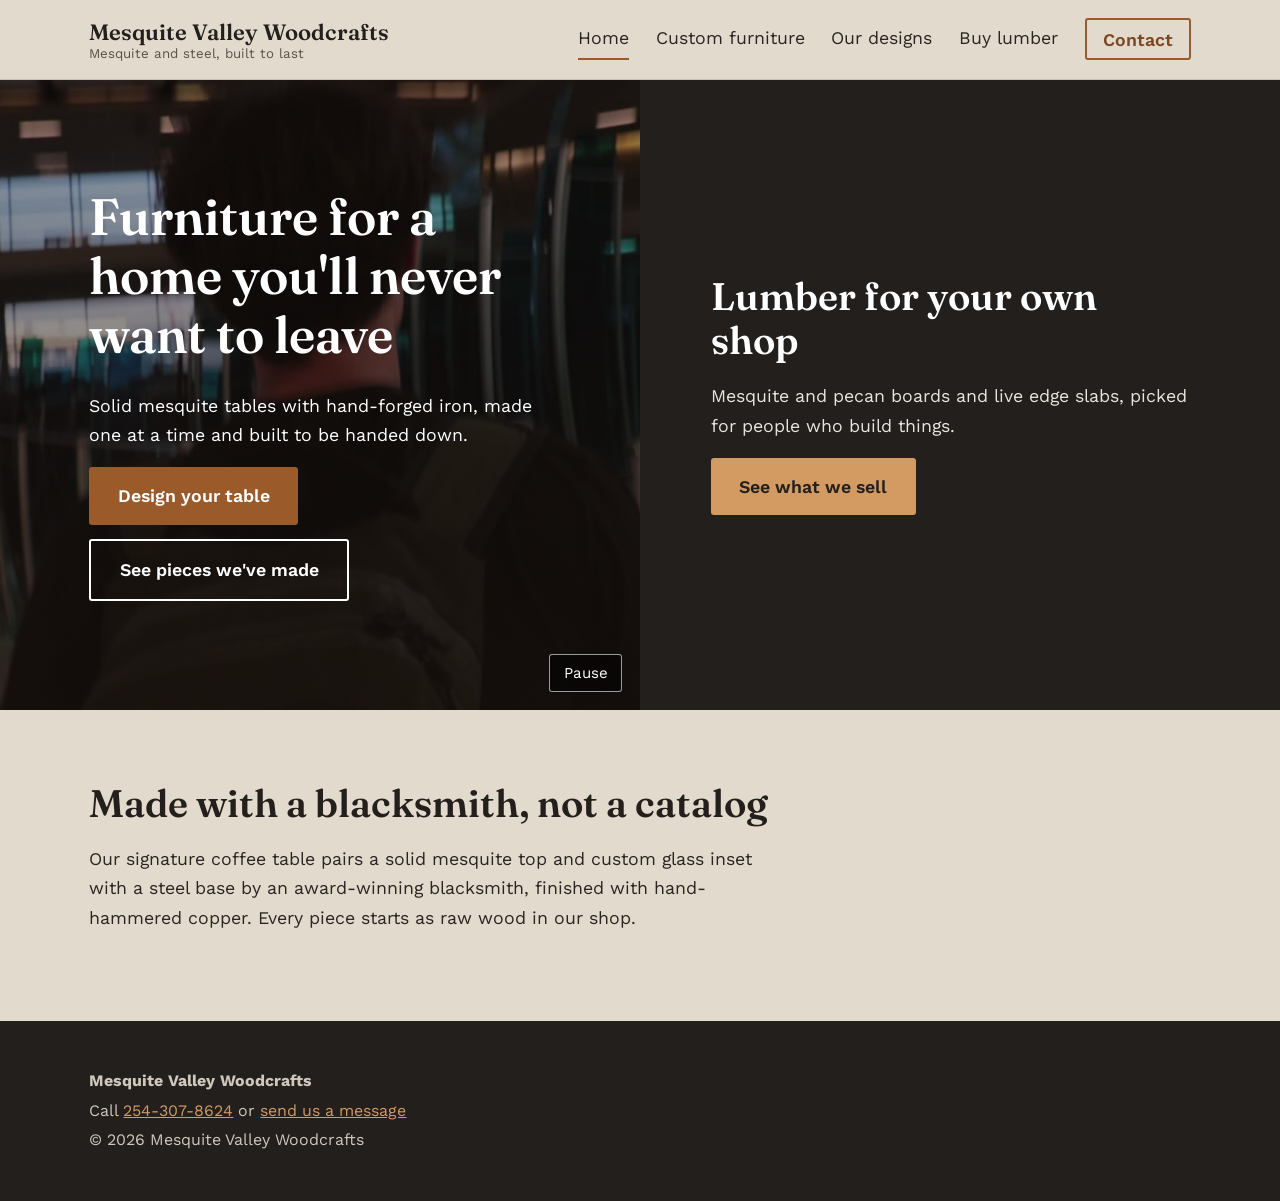
<file: index.html>
<!doctype html><html lang="en"><head><meta charset="utf-8"><meta name="viewport" content="width=device-width,initial-scale=1"><link rel="preconnect" href="https://fonts.googleapis.com"><link rel="preconnect" href="https://fonts.gstatic.com" crossorigin><link href="https://fonts.googleapis.com/css2?family=Fraunces:wght@600&family=Work+Sans:wght@400;600&display=swap" rel="stylesheet"><link rel="stylesheet" href="styles.css"><title>Mesquite Valley Woodcrafts | Custom mesquite furniture and lumber</title><meta name="description" content="Custom mesquite and wrought iron furniture, and mesquite and pecan lumber for woodworkers."></head><body>
<header><div class="wrap"><a class="brand" href="index.html">Mesquite Valley Woodcrafts<small>Mesquite and steel, built to last</small></a><nav aria-label="Main"><a href="index.html" aria-current="page">Home</a><a href="custom.html">Custom furniture</a><a href="designs.html">Our designs</a><a href="lumber.html">Buy lumber</a><a class="nav-contact" href="contact.html">Contact</a></nav></div></header>
<main class="split">
<div class="home has-video"><video class="bg-video" src="video/home.mp4" poster="video/home-poster.jpg" autoplay muted loop playsinline aria-hidden="true"></video><button class="video-toggle" type="button" aria-label="Pause background video">Pause</button><h1>Furniture for a home you'll never want to leave</h1><p>Solid mesquite tables with hand-forged iron, made one at a time and built to be handed down.</p><div class="btn-row"><a class="btn" href="custom.html">Design your table</a><a class="btn alt" href="designs.html">See pieces we've made</a></div></div>
<div class="shop"><h2>Lumber for your own shop</h2><p>Mesquite and pecan boards and live edge slabs, picked for people who build things.</p><a class="btn" href="lumber.html">See what we sell</a></div>
</main>
<section><div class="wrap"><h2>Made with a blacksmith, not a catalog</h2><p>Our signature coffee table pairs a solid mesquite top and custom glass inset with a steel base by an award-winning blacksmith, finished with hand-hammered copper. Every piece starts as raw wood in our shop.</p></div></section>
<footer><div class="wrap"><p><b>Mesquite Valley Woodcrafts</b></p><p>Call <a href="tel:2543078624">254-307-8624</a> or <a href="contact.html">send us a message</a></p><p>&copy; 2026 Mesquite Valley Woodcrafts</p></div></footer>
<script>
const vid = document.querySelector(".bg-video"), toggle = document.querySelector(".video-toggle");
function setPlaying(on) {
  if (on) { vid.play().catch(() => {}); } else { vid.pause(); }
  toggle.textContent = on ? "Pause" : "Play";
  toggle.setAttribute("aria-label", (on ? "Pause" : "Play") + " background video");
}
if (matchMedia("(prefers-reduced-motion: reduce)").matches) setPlaying(false);
toggle.addEventListener("click", () => setPlaying(vid.paused));
</script>
</body></html>
</file>
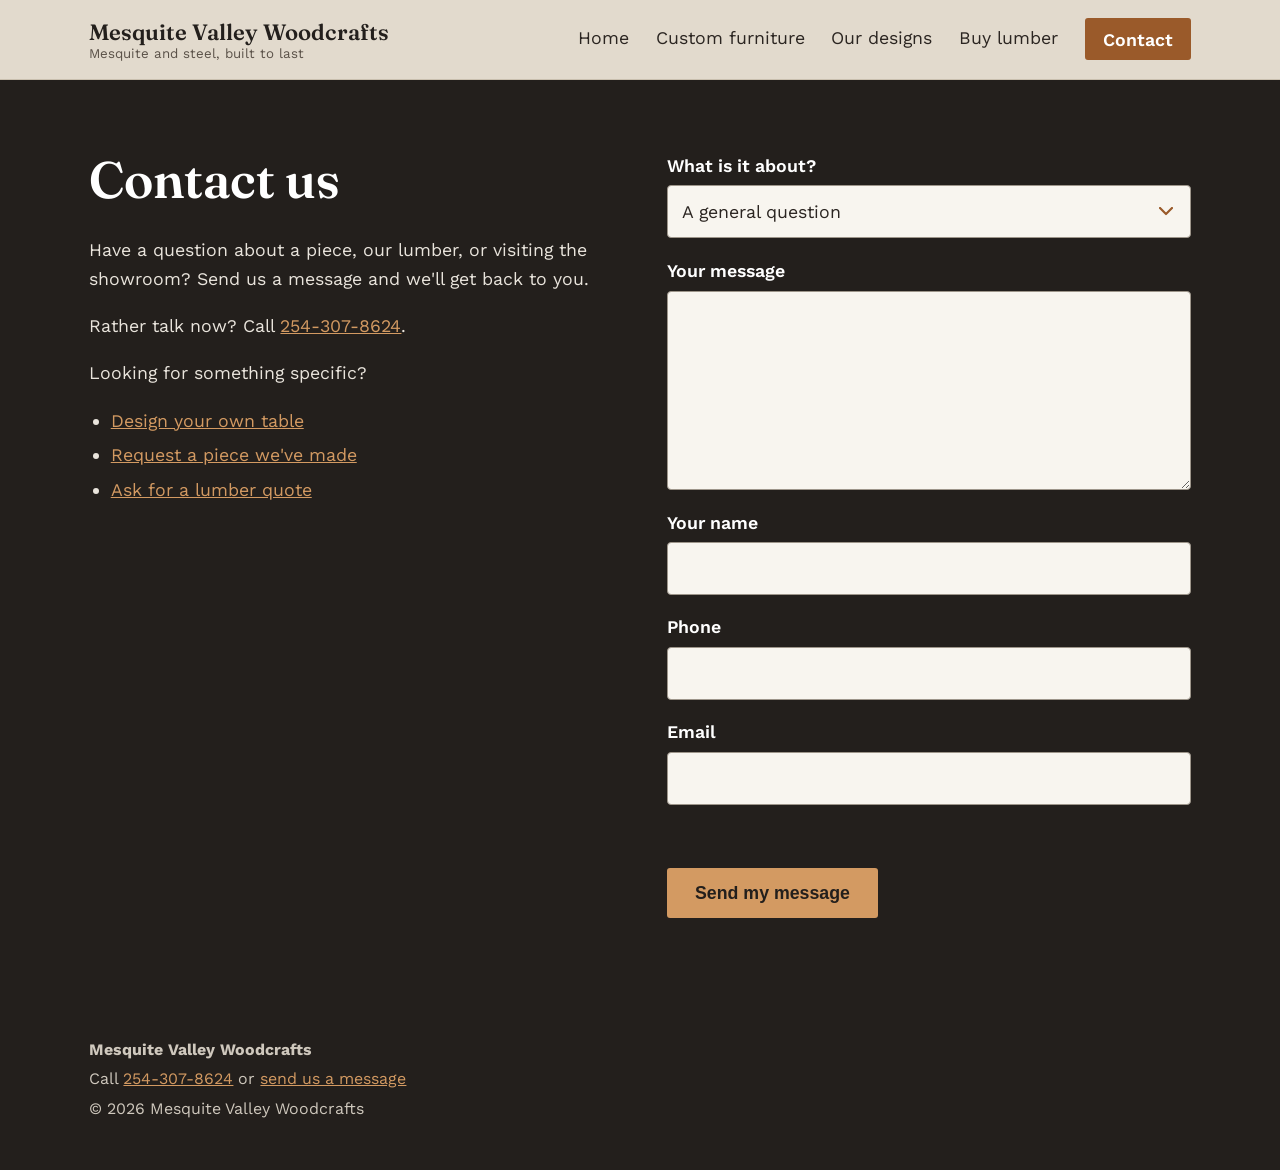
<file: contact.html>
<!doctype html>
<html lang="en">
<head>
<meta charset="utf-8">
<meta name="viewport" content="width=device-width,initial-scale=1">
<link rel="preconnect" href="https://fonts.googleapis.com">
<link rel="preconnect" href="https://fonts.gstatic.com" crossorigin>
<link href="https://fonts.googleapis.com/css2?family=Fraunces:wght@600&family=Work+Sans:wght@400;600&display=swap" rel="stylesheet">
<link rel="stylesheet" href="styles.css">
<title>Contact us | Mesquite Valley Woodcrafts</title>
<meta name="description" content="Send Mesquite Valley Woodcrafts a message about custom furniture, lumber or a showroom visit.">
</head>
<body>
<header><div class="wrap"><a class="brand" href="index.html">Mesquite Valley Woodcrafts<small>Mesquite and steel, built to last</small></a><nav aria-label="Main"><a href="index.html">Home</a><a href="custom.html">Custom furniture</a><a href="designs.html">Our designs</a><a href="lumber.html">Buy lumber</a><a class="nav-contact" href="contact.html" aria-current="page">Contact</a></nav></div></header>

<main>
<section class="dark contact-page">
  <div class="wrap request-wrap">
    <div>
      <h1>Contact us</h1>
      <p>Have a question about a piece, our lumber, or visiting the showroom? Send us a message and we'll get back to you.</p>
      <p>Rather talk now? Call <a href="tel:2543078624">254-307-8624</a>.</p>
      <p>Looking for something specific?</p>
      <ul class="contact-links">
        <li><a href="custom.html">Design your own table</a></li>
        <li><a href="designs.html">Request a piece we've made</a></li>
        <li><a href="lumber.html#quote">Ask for a lumber quote</a></li>
      </ul>
    </div>
    <form class="send-form" id="req" novalidate data-subject="Message" data-subject-field="Topic">
      <label class="f">What is it about?
        <select name="Topic">
          <option>A general question</option>
          <option>Custom furniture</option>
          <option>Lumber</option>
          <option>Visiting the showroom</option>
          <option>Something else</option>
        </select>
      </label>
      <label class="f">Your message
        <textarea name="Message" rows="6"></textarea>
      </label>
      <label class="f">Your name
        <input name="Name" autocomplete="name" required>
      </label>
      <label class="f">Phone
        <input name="Phone" type="tel" autocomplete="tel">
      </label>
      <label class="f">Email
        <input name="Email" type="email" autocomplete="email">
      </label>
      <p class="form-msg" role="status" aria-live="polite"></p>
      <button class="btn" type="submit">Send my message</button>
    </form>
  </div>
</section>
</main>

<footer><div class="wrap"><p><b>Mesquite Valley Woodcrafts</b></p><p>Call <a href="tel:2543078624">254-307-8624</a> or <a href="contact.html">send us a message</a></p><p>&copy; 2026 Mesquite Valley Woodcrafts</p></div></footer>

<script src="forms.js"></script>
</body>
</html>
</file>
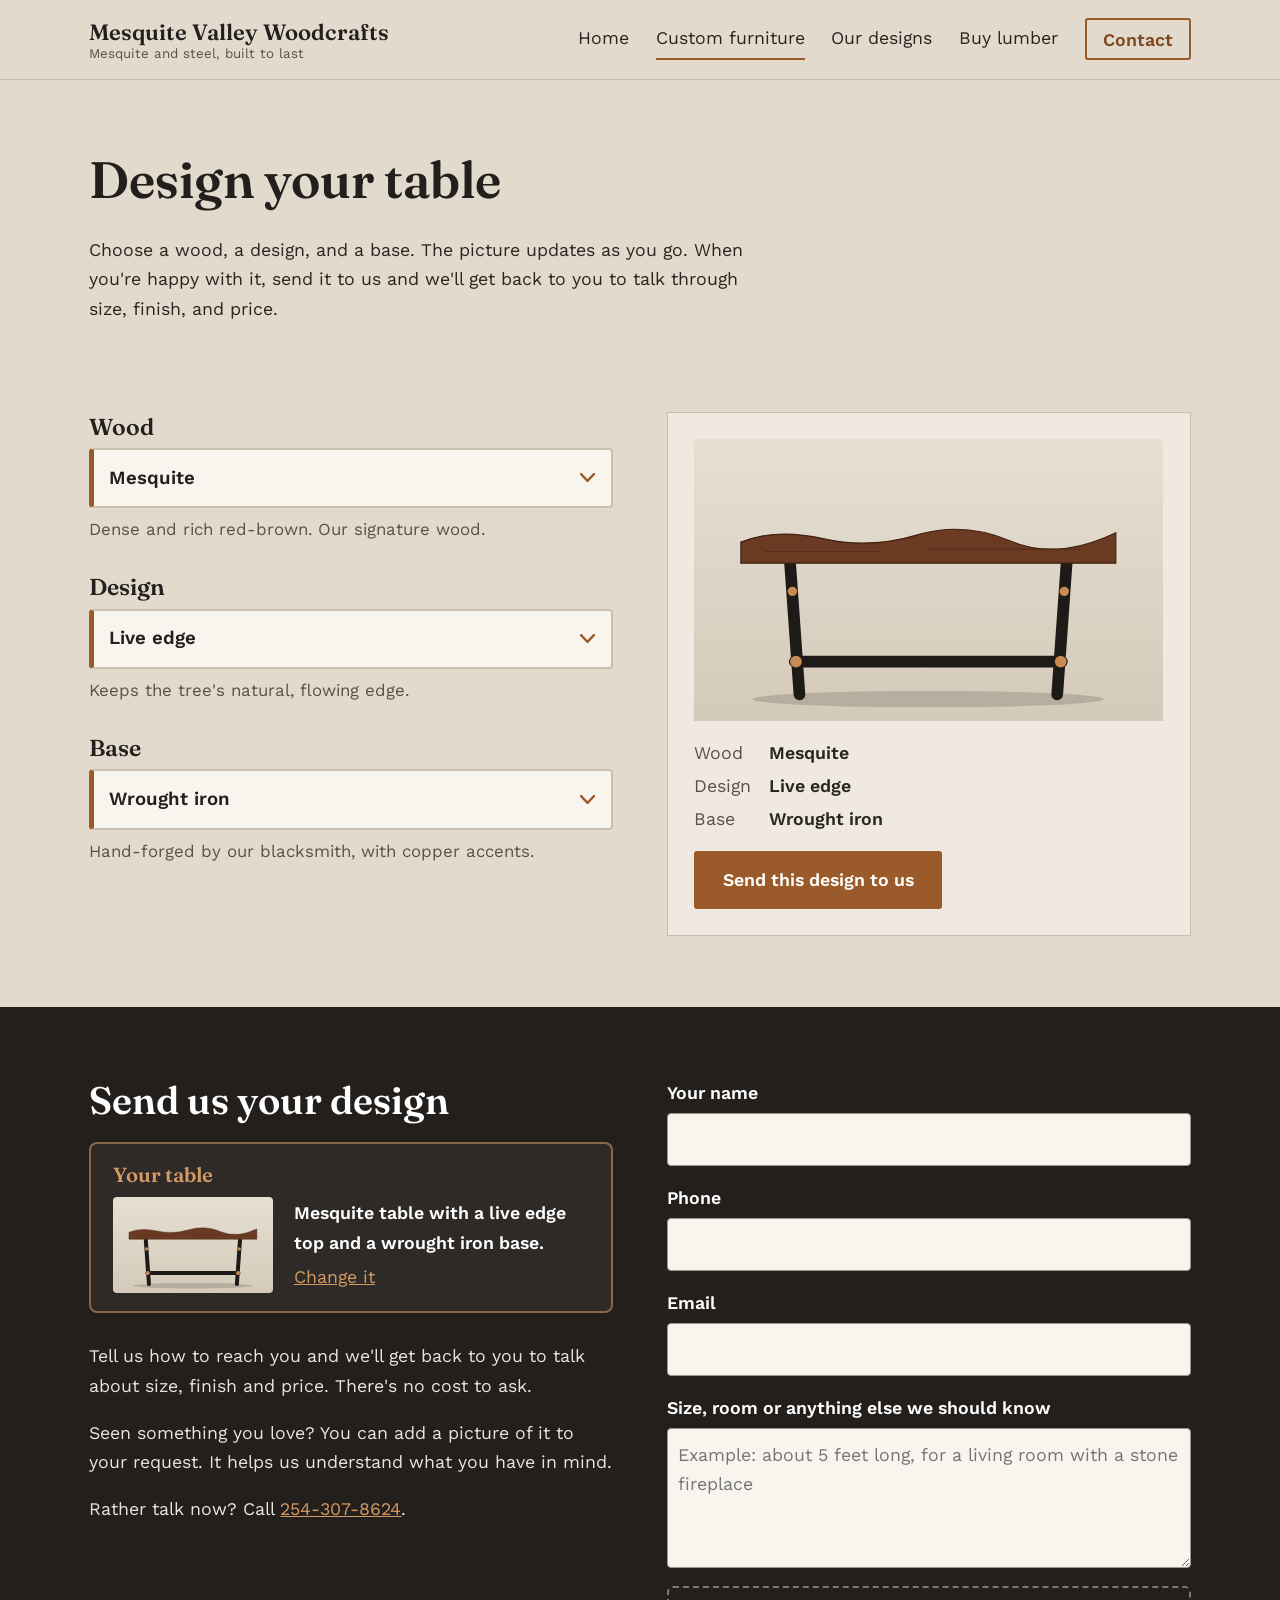
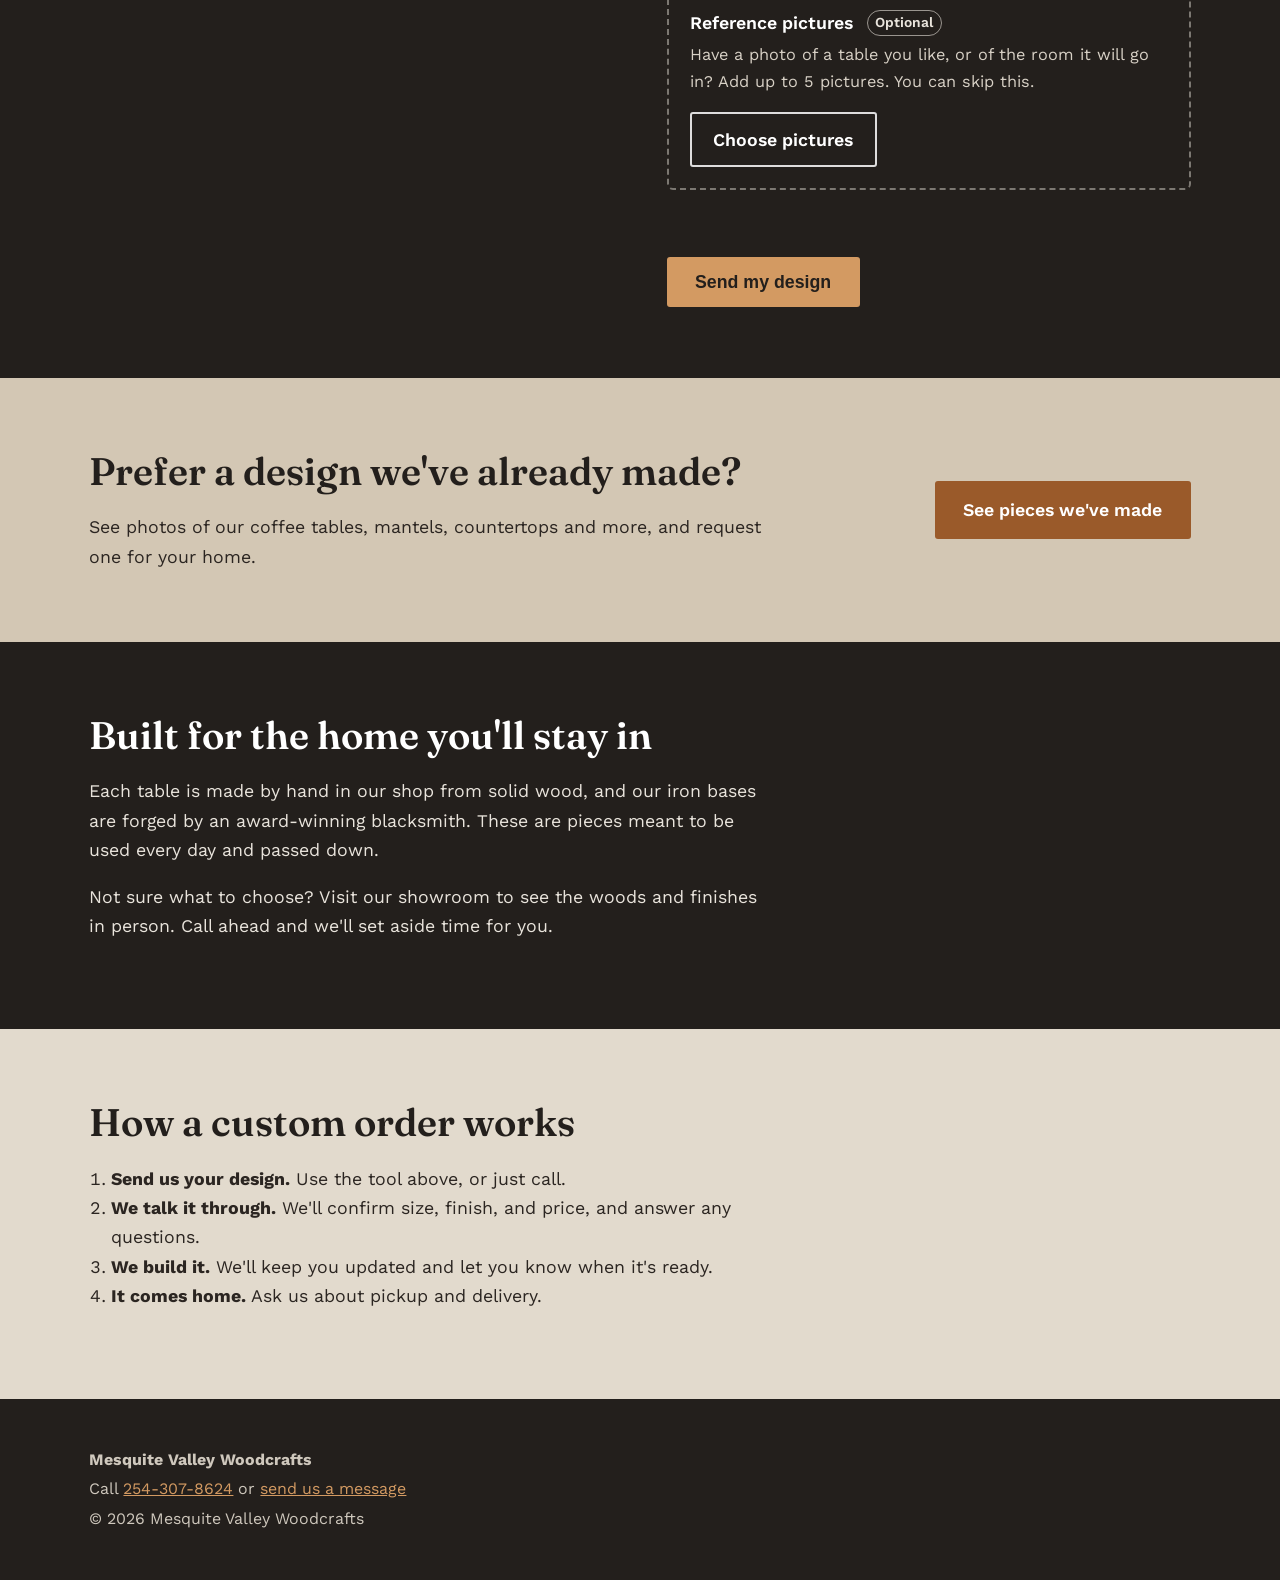
<file: custom.html>
<!doctype html>
<html lang="en">
<head>
<meta charset="utf-8">
<meta name="viewport" content="width=device-width,initial-scale=1">
<link rel="preconnect" href="https://fonts.googleapis.com">
<link rel="preconnect" href="https://fonts.gstatic.com" crossorigin>
<link href="https://fonts.googleapis.com/css2?family=Fraunces:wght@600&family=Work+Sans:wght@400;600&display=swap" rel="stylesheet">
<link rel="stylesheet" href="styles.css">
<title>Custom mesquite furniture | Mesquite Valley Woodcrafts</title>
<meta name="description" content="Design a custom mesquite table. Choose your wood, design, and base, and we'll build it to last for generations.">
</head>
<body>
<header><div class="wrap"><a class="brand" href="index.html">Mesquite Valley Woodcrafts<small>Mesquite and steel, built to last</small></a><nav aria-label="Main"><a href="index.html">Home</a><a href="custom.html" aria-current="page">Custom furniture</a><a href="designs.html">Our designs</a><a href="lumber.html">Buy lumber</a><a class="nav-contact" href="contact.html">Contact</a></nav></div></header>

<main>
<section>
  <div class="wrap">
    <h1>Design your table</h1>
    <p>Choose a wood, a design, and a base. The picture updates as you go. When you're happy with it, send it to us and we'll get back to you to talk through size, finish, and price.</p>
  </div>
</section>

<section style="padding-top:0">
  <div class="wrap builder">
    <div>
      <div class="choices" id="choices"></div>
      <a class="btn phone-only to-send" href="#send">Send this design to us</a>
    </div>

    <div class="preview">
      <svg id="art" viewBox="0 0 400 240" role="img" aria-label="Table preview"></svg>
      <dl id="sum" aria-live="polite"></dl>
      <a class="btn wide-only to-send" href="#send">Send this design to us</a>
    </div>
  </div>
</section>

<section class="dark" id="send">
  <div class="wrap request-wrap">
    <div>
      <h2>Send us your design</h2>
      <div class="your-table" id="your-table" tabindex="-1" aria-labelledby="your-table-title">
        <p class="your-table-title" id="your-table-title">Your table</p>
        <svg id="art-small" viewBox="0 0 400 240" aria-hidden="true"></svg>
        <p class="your-table-line" id="sum-line"></p>
        <a class="your-table-change" href="#choices">Change it</a>
      </div>
      <p>Tell us how to reach you and we'll get back to you to talk about size, finish and price. There's no cost to ask.</p>
      <p>Seen something you love? You can add a picture of it to your request. It helps us understand what you have in mind.</p>
      <p>Rather talk now? Call <a href="tel:2543078624">254-307-8624</a>.</p>
    </div>
    <form class="send-form" id="req" novalidate data-subject="Custom table design">
      <input type="hidden" name="Wood">
      <input type="hidden" name="Design">
      <input type="hidden" name="Base">
      <label class="f">Your name
        <input name="Name" autocomplete="name" required>
      </label>
      <label class="f">Phone
        <input name="Phone" type="tel" autocomplete="tel">
      </label>
      <label class="f">Email
        <input name="Email" type="email" autocomplete="email">
      </label>
      <label class="f">Size, room or anything else we should know
        <textarea name="Notes" rows="4" placeholder="Example: about 5 feet long, for a living room with a stone fireplace"></textarea>
      </label>
      <div class="upload">
        <p class="upload-title" id="photos-title">Reference pictures <span class="optional">Optional</span></p>
        <p class="upload-note" id="photos-note">Have a photo of a table you like, or of the room it will go in? Add up to 5 pictures. You can skip this.</p>
        <label class="upload-pick btn alt" for="photos">Choose pictures</label>
        <input class="upload-input" type="file" id="photos" name="photos" data-files="attachment" accept="image/*" multiple aria-labelledby="photos-title" aria-describedby="photos-note">
        <ul class="upload-list" aria-label="Pictures you've added"></ul>
        <p class="upload-msg" role="status" aria-live="polite"></p>
      </div>
      <p class="form-msg" role="status" aria-live="polite"></p>
      <button class="btn" type="submit">Send my design</button>
    </form>
  </div>
</section>

<section class="see-designs">
  <div class="wrap">
    <div>
      <h2>Prefer a design we've already made?</h2>
      <p>See photos of our coffee tables, mantels, countertops and more, and request one for your home.</p>
    </div>
    <a class="btn" href="designs.html">See pieces we've made</a>
  </div>
</section>

<section class="dark">
  <div class="wrap">
    <h2>Built for the home you'll stay in</h2>
    <p>Each table is made by hand in our shop from solid wood, and our iron bases are forged by an award-winning blacksmith. These are pieces meant to be used every day and passed down.</p>
    <p>Not sure what to choose? Visit our showroom to see the woods and finishes in person. Call ahead and we'll set aside time for you.</p>
  </div>
</section>

<section>
  <div class="wrap">
    <h2>How a custom order works</h2>
    <ol style="max-width:62ch;padding-left:1.2em">
      <li><b>Send us your design.</b> Use the tool above, or just call.</li>
      <li><b>We talk it through.</b> We'll confirm size, finish, and price, and answer any questions.</li>
      <li><b>We build it.</b> We'll keep you updated and let you know when it's ready.</li>
      <li><b>It comes home.</b> Ask us about pickup and delivery.</li>
    </ol>
  </div>
</section>
</main>

<footer><div class="wrap"><p><b>Mesquite Valley Woodcrafts</b></p><p>Call <a href="tel:2543078624">254-307-8624</a> or <a href="contact.html">send us a message</a></p><p>&copy; 2026 Mesquite Valley Woodcrafts</p></div></footer>

<script src="forms.js"></script>
<script>
// Options for the builder. Edit names and descriptions here.
const OPTIONS = {
  wood: [
    ["mesquite", "Mesquite", "Dense and rich red-brown. Our signature wood."],
    ["pecan", "Pecan", "Lighter tan with darker streaks. Warm and strong."],
    ["walnut", "Black walnut", "Deep chocolate brown, smooth and formal."]
  ],
  design: [
    ["live", "Live edge", "Keeps the tree's natural, flowing edge."],
    ["plank", "Classic plank", "Straight, clean lines with joined boards."],
    ["glass", "Glass inset", "A wood border around a glass center, like our signature table."]
  ],
  base: [
    ["iron", "Wrought iron", "Hand-forged by our blacksmith, with copper accents."],
    ["trestle", "Wood trestle", "Solid wood legs joined by a heavy rail."],
    ["pedestal", "Iron pedestal", "One strong center column with a wide foot."]
  ]
};
const LABELS = { wood: "Wood", design: "Design", base: "Base" };
const WOOD_COLORS = {
  mesquite: ["#6a3a22", "#3f200f"],
  pecan: ["#a77a50", "#6f4c2b"],
  walnut: ["#4a3426", "#2a1b11"]
};
const state = { wood: "mesquite", design: "live", base: "iron" };

const choices = document.getElementById("choices");
const art = document.getElementById("art");
const sum = document.getElementById("sum");
const sumLine = document.getElementById("sum-line");
const form = document.getElementById("req");

// One dropdown per choice, with a short description under it.
choices.innerHTML = Object.keys(OPTIONS).map(key =>
  `<div class="pick">
     <label class="pick-label" for="pick-${key}">${LABELS[key]}</label>
     <select class="pick-select" id="pick-${key}" name="${key}" aria-describedby="desc-${key}">` +
    OPTIONS[key].map(([value, name]) => `<option value="${value}"${state[key] === value ? " selected" : ""}>${name}</option>`).join("") +
  `  </select>
     <p class="pick-desc" id="desc-${key}"></p>
   </div>`
).join("");

const option = (key, value) => OPTIONS[key].find(o => o[0] === value);
const nameOf = (key, value) => option(key, value)[1];

function draw() {
  const [top, dark] = WOOD_COLORS[state.wood];
  const iron = "#1d1a17", copper = "#c98a54";
  let base = "", surface = "";

  if (state.base === "iron") {
    base = `<path d="M82 106L90 218M318 106L310 218M86 190H314" stroke="${iron}" stroke-width="10" fill="none" stroke-linecap="round"/>
      <circle cx="87" cy="190" r="5" fill="${copper}"/><circle cx="313" cy="190" r="5" fill="${copper}"/>
      <circle cx="84" cy="130" r="4" fill="${copper}"/><circle cx="316" cy="130" r="4" fill="${copper}"/>`;
  } else if (state.base === "trestle") {
    base = `<rect x="70" y="106" width="28" height="112" fill="${dark}"/><rect x="302" y="106" width="28" height="112" fill="${dark}"/>
      <rect x="98" y="158" width="204" height="14" fill="${top}" stroke="${dark}"/>`;
  } else {
    base = `<path d="M186 106H214L212 200H188Z" fill="${iron}"/><rect x="186" y="146" width="28" height="8" fill="${copper}"/>
      <path d="M110 218Q200 192 290 218Z" fill="${iron}"/>`;
  }

  if (state.design === "live") {
    surface = `<path d="M40 88Q70 76 110 85T190 82T270 87T360 80V106H40Z" fill="${top}" stroke="${dark}"/>
      <path d="M60 96H160M200 94H330" stroke="${dark}" opacity=".45"/>`;
  } else if (state.design === "plank") {
    surface = `<rect x="40" y="80" width="320" height="26" fill="${top}" stroke="${dark}"/>
      <path d="M147 80V106M253 80V106" stroke="${dark}"/>`;
  } else {
    surface = `<rect x="40" y="80" width="320" height="26" fill="${top}" stroke="${dark}"/>
      <rect x="74" y="85" width="252" height="16" fill="#cfe3e6" stroke="${dark}" opacity=".9"/>
      <path d="M90 98L130 88M160 98L200 88" stroke="#fff" opacity=".7"/>`;
  }

  art.innerHTML = `<ellipse cx="200" cy="222" rx="150" ry="7" fill="#000" opacity=".15"/>` + base + surface;
  const words = `${nameOf("wood", state.wood)} table with a ${nameOf("design", state.design).toLowerCase()} top and a ${nameOf("base", state.base).toLowerCase()} base`;
  art.setAttribute("aria-label", words);

  sum.innerHTML = Object.keys(state).map(k => `<dt>${LABELS[k]}</dt><dd>${nameOf(k, state[k])}</dd>`).join("");
  sumLine.textContent = words.charAt(0).toUpperCase() + words.slice(1) + ".";
  document.getElementById("art-small").innerHTML = art.innerHTML;
  for (const k of Object.keys(state)) {
    document.getElementById("desc-" + k).textContent = option(k, state[k])[2];
    form.elements[LABELS[k]].value = nameOf(k, state[k]);
  }
}

choices.addEventListener("change", e => { state[e.target.name] = e.target.value; draw(); });
// "Send this design to us": glide down to the form and make "Your table" light up,
// so it's clear the design is coming along with the message.
const yourTable = document.getElementById("your-table");
const calm = matchMedia("(prefers-reduced-motion: reduce)").matches;
document.querySelectorAll(".to-send").forEach(btn => {
  btn.addEventListener("click", e => {
    e.preventDefault();
    yourTable.classList.remove("highlight");
    yourTable.scrollIntoView({ behavior: calm ? "auto" : "smooth", block: "center" });
    yourTable.focus({ preventScroll: true });
    // Start the glow once the page has finished moving.
    const glow = () => { void yourTable.offsetWidth; yourTable.classList.add("highlight"); };
    if ("onscrollend" in window && !calm) {
      let done = false;
      const once = () => { if (!done) { done = true; glow(); } };
      window.addEventListener("scrollend", once, { once: true });
      setTimeout(once, 900); // in case the page didn't need to move
    } else {
      setTimeout(glow, calm ? 0 : 500);
    }
  });
});
yourTable.addEventListener("animationend", e => { if (e.animationName === "your-table-glow") yourTable.classList.remove("highlight"); });
draw();
</script>
</body>
</html>
</file>
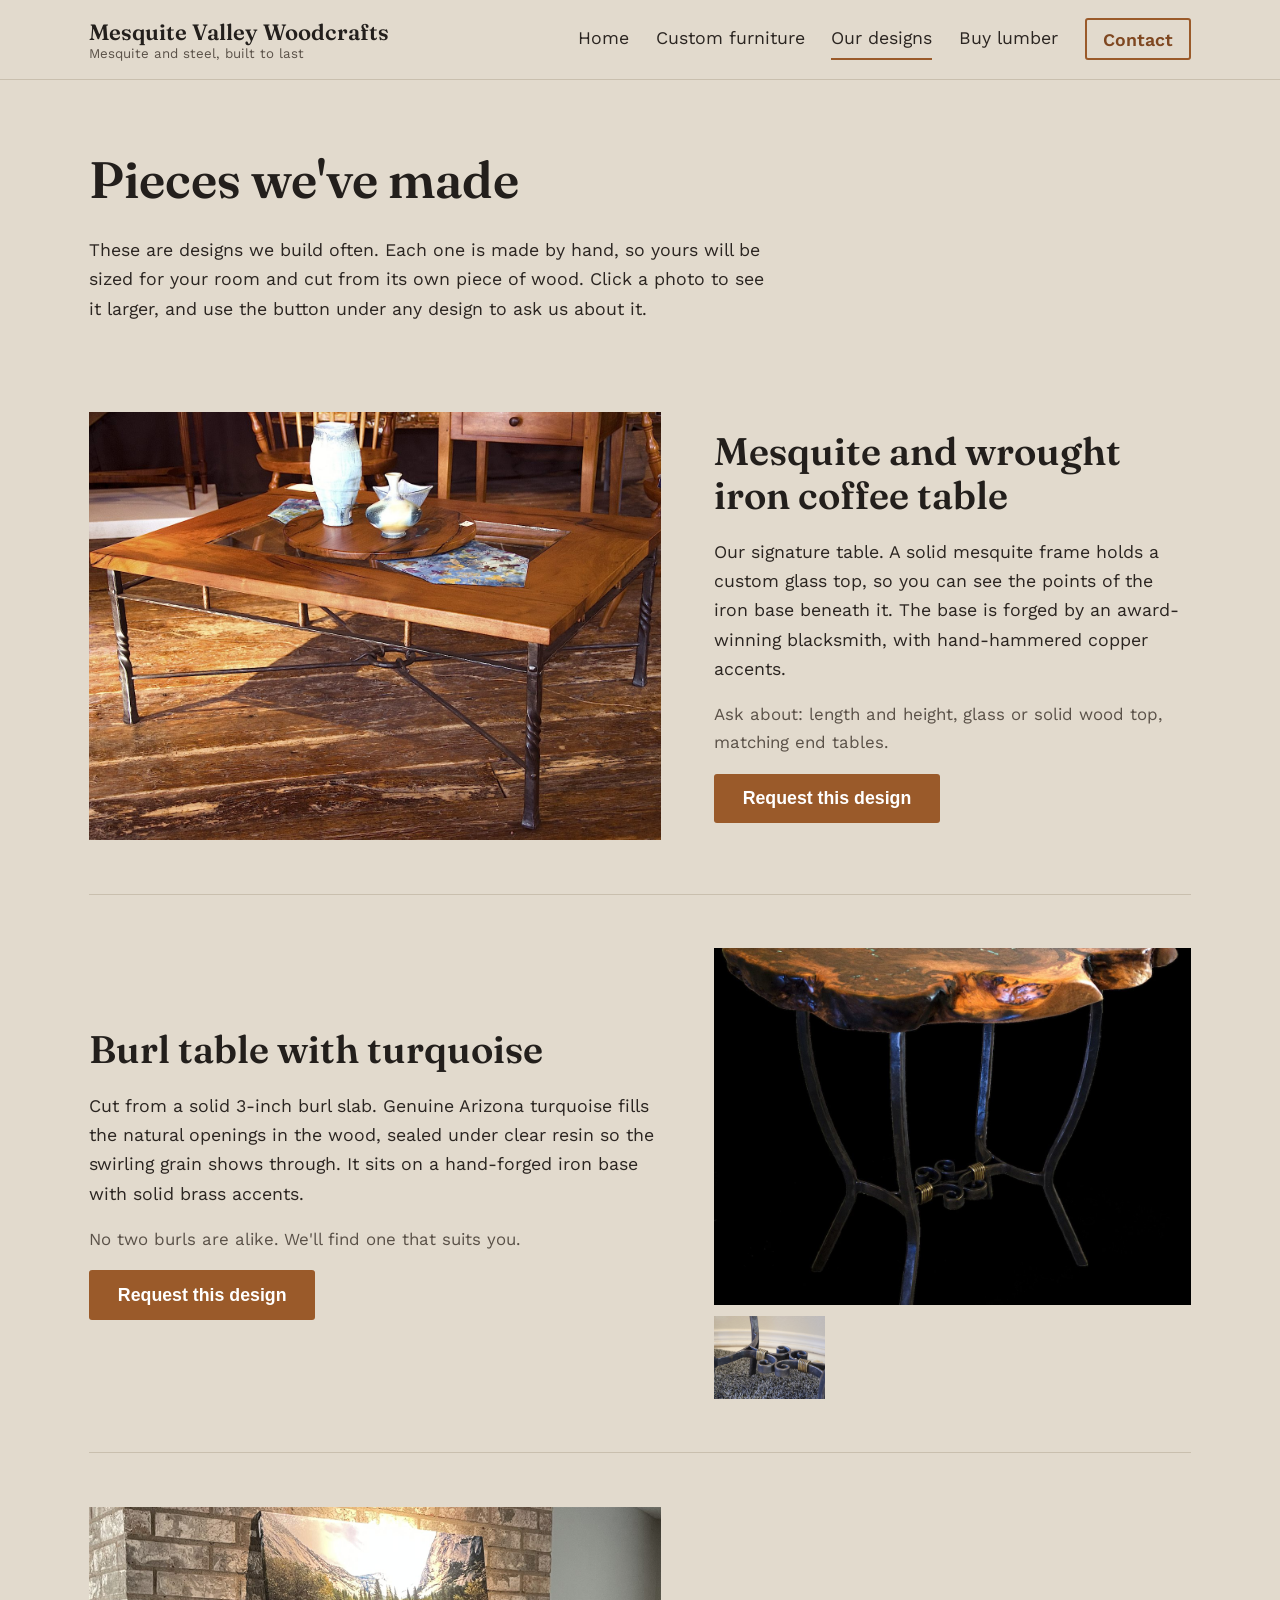
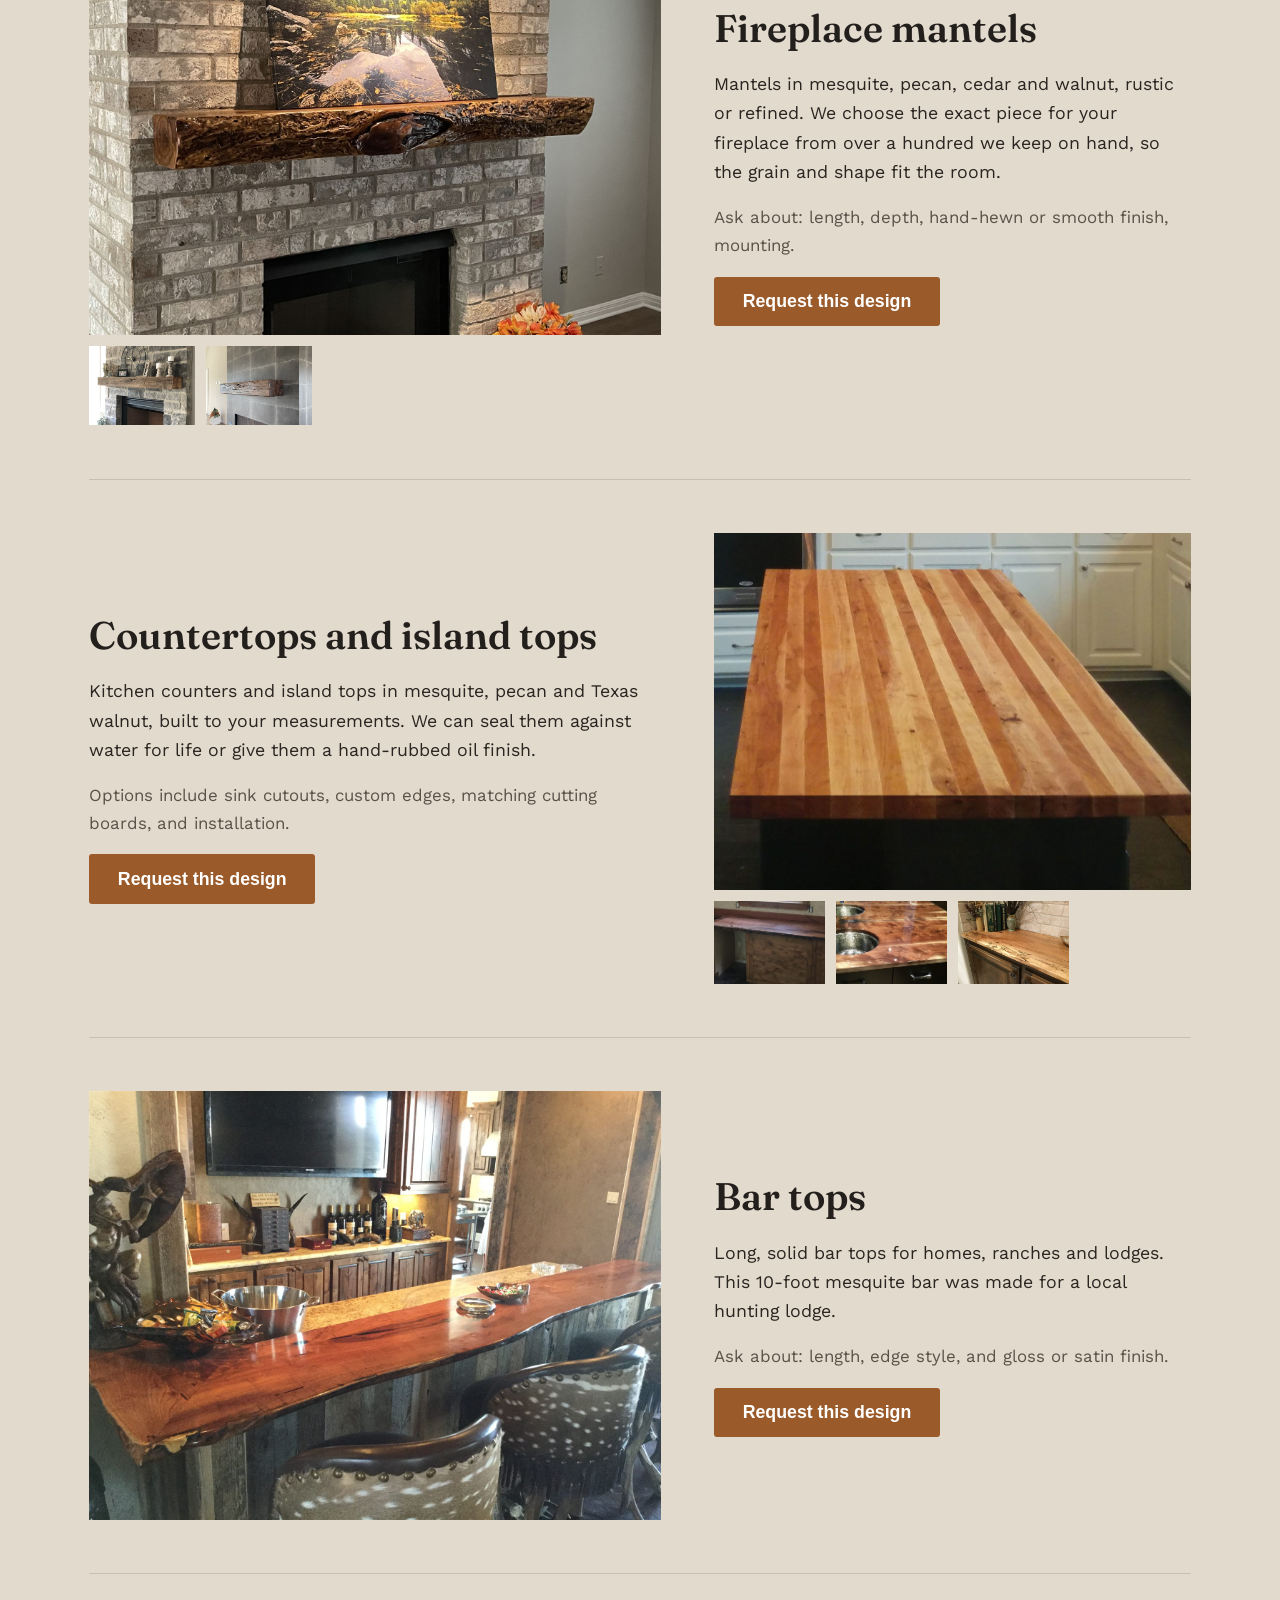
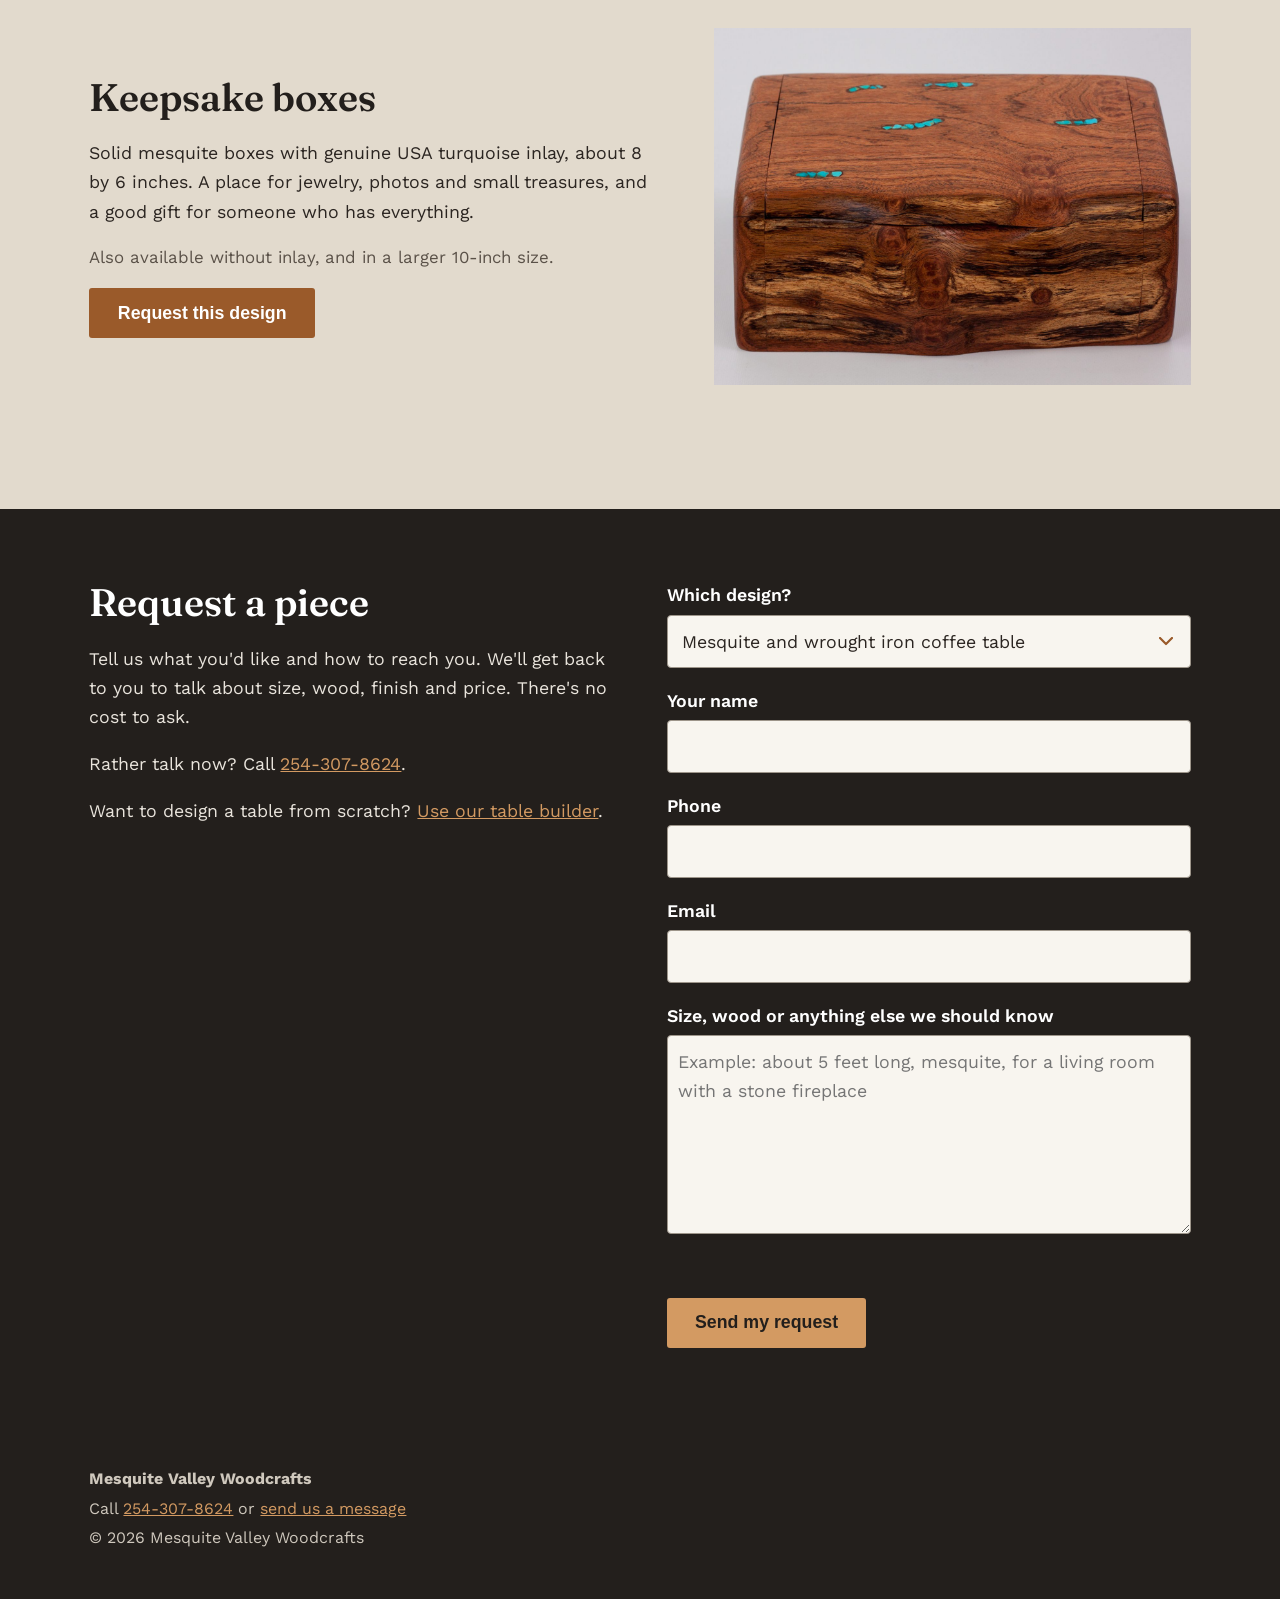
<file: designs.html>
<!doctype html>
<html lang="en">
<head>
<meta charset="utf-8">
<meta name="viewport" content="width=device-width,initial-scale=1">
<link rel="preconnect" href="https://fonts.googleapis.com">
<link rel="preconnect" href="https://fonts.gstatic.com" crossorigin>
<link href="https://fonts.googleapis.com/css2?family=Fraunces:wght@600&family=Work+Sans:wght@400;600&display=swap" rel="stylesheet">
<link rel="stylesheet" href="styles.css">
<title>Designs we make | Mesquite Valley Woodcrafts</title>
<meta name="description" content="Coffee tables, mantels, countertops, bar tops and keepsake boxes we've built in mesquite, pecan and walnut. Request one made for your home.">
</head>
<body>
<header><div class="wrap"><a class="brand" href="index.html">Mesquite Valley Woodcrafts<small>Mesquite and steel, built to last</small></a><nav aria-label="Main"><a href="index.html">Home</a><a href="custom.html">Custom furniture</a><a href="designs.html" aria-current="page">Our designs</a><a href="lumber.html">Buy lumber</a><a class="nav-contact" href="contact.html">Contact</a></nav></div></header>

<main>
<section>
  <div class="wrap">
    <h1>Pieces we've made</h1>
    <p>These are designs we build often. Each one is made by hand, so yours will be sized for your room and cut from its own piece of wood. Click a photo to see it larger, and use the button under any design to ask us about it.</p>
  </div>
</section>

<section class="designs" style="padding-top:0">
  <div class="wrap">

    <article class="design" id="coffee-table">
      <div class="photos">
        <button class="photo" type="button"><img src="images/coffee-table-iron.jpg" alt="Mesquite coffee table with a glass center on a black wrought iron base" loading="lazy"></button>
      </div>
      <div class="about">
        <h2>Mesquite and wrought iron coffee table</h2>
        <p>Our signature table. A solid mesquite frame holds a custom glass top, so you can see the points of the iron base beneath it. The base is forged by an award-winning blacksmith, with hand-hammered copper accents.</p>
        <p class="ask">Ask about: length and height, glass or solid wood top, matching end tables.</p>
        <button class="btn request" type="button" data-design="Mesquite and wrought iron coffee table">Request this design</button>
      </div>
    </article>

    <article class="design" id="burl-table">
      <div class="photos">
        <button class="photo" type="button"><img src="images/burl-table-1.jpg" alt="Round burl table with turquoise set in the natural openings, on a forged iron base" loading="lazy"></button>
        <div class="thumbs">
          <button class="photo" type="button"><img src="images/burl-table-2.jpg" alt="Close-up of the forged iron base with scrollwork and brass bands" loading="lazy"></button>
        </div>
      </div>
      <div class="about">
        <h2>Burl table with turquoise</h2>
        <p>Cut from a solid 3-inch burl slab. Genuine Arizona turquoise fills the natural openings in the wood, sealed under clear resin so the swirling grain shows through. It sits on a hand-forged iron base with solid brass accents.</p>
        <p class="ask">No two burls are alike. We'll find one that suits you.</p>
        <button class="btn request" type="button" data-design="Burl table with turquoise">Request this design</button>
      </div>
    </article>

    <article class="design" id="mantels">
      <div class="photos">
        <button class="photo" type="button"><img src="images/mantel-1.jpg" alt="Rustic mesquite fireplace mantel" loading="lazy"></button>
        <div class="thumbs">
          <button class="photo" type="button"><img src="images/mantel-2.jpg" alt="Hand-hewn timber mantel over a stone fireplace" loading="lazy"></button>
          <button class="photo" type="button"><img src="images/mantel-3.jpg" alt="Rustic wood mantel" loading="lazy"></button>
        </div>
      </div>
      <div class="about">
        <h2>Fireplace mantels</h2>
        <p>Mantels in mesquite, pecan, cedar and walnut, rustic or refined. We choose the exact piece for your fireplace from over a hundred we keep on hand, so the grain and shape fit the room.</p>
        <p class="ask">Ask about: length, depth, hand-hewn or smooth finish, mounting.</p>
        <button class="btn request" type="button" data-design="Fireplace mantel">Request this design</button>
      </div>
    </article>

    <article class="design" id="counters">
      <div class="photos">
        <button class="photo" type="button"><img src="images/counter-pecan-butcher-block.jpg" alt="Texas pecan butcher block island top" loading="lazy"></button>
        <div class="thumbs">
          <button class="photo" type="button"><img src="images/counter-mesquite-island.jpg" alt="Large solid mesquite kitchen island top in a new home" loading="lazy"></button>
          <button class="photo" type="button"><img src="images/counter-walnut.jpg" alt="Walnut kitchen countertops with a sink" loading="lazy"></button>
          <button class="photo" type="button"><img src="images/counter-spalted-pecan.jpg" alt="Spalted pecan countertop at a home entrance" loading="lazy"></button>
        </div>
      </div>
      <div class="about">
        <h2>Countertops and island tops</h2>
        <p>Kitchen counters and island tops in mesquite, pecan and Texas walnut, built to your measurements. We can seal them against water for life or give them a hand-rubbed oil finish.</p>
        <p class="ask">Options include sink cutouts, custom edges, matching cutting boards, and installation.</p>
        <button class="btn request" type="button" data-design="Countertop or island top">Request this design</button>
      </div>
    </article>

    <article class="design" id="bar-tops">
      <div class="photos">
        <button class="photo" type="button"><img src="images/bar-top-mesquite.jpg" alt="Ten-foot mesquite bar top in a hunting lodge" loading="lazy"></button>
      </div>
      <div class="about">
        <h2>Bar tops</h2>
        <p>Long, solid bar tops for homes, ranches and lodges. This 10-foot mesquite bar was made for a local hunting lodge.</p>
        <p class="ask">Ask about: length, edge style, and gloss or satin finish.</p>
        <button class="btn request" type="button" data-design="Bar top">Request this design</button>
      </div>
    </article>

    <article class="design" id="boxes">
      <div class="photos">
        <button class="photo" type="button"><img src="images/box-turquoise-1.jpg" alt="Small mesquite log box with turquoise stone inlay" loading="lazy"></button>
      </div>
      <div class="about">
        <h2>Keepsake boxes</h2>
        <p>Solid mesquite boxes with genuine USA turquoise inlay, about 8 by 6 inches. A place for jewelry, photos and small treasures, and a good gift for someone who has everything.</p>
        <p class="ask">Also available without inlay, and in a larger 10-inch size.</p>
        <button class="btn request" type="button" data-design="Keepsake box">Request this design</button>
      </div>
    </article>

  </div>
</section>

<section class="dark" id="request">
  <div class="wrap request-wrap">
    <div>
      <h2>Request a piece</h2>
      <p>Tell us what you'd like and how to reach you. We'll get back to you to talk about size, wood, finish and price. There's no cost to ask.</p>
      <p>Rather talk now? Call <a href="tel:2543078624">254-307-8624</a>.</p>
      <p>Want to design a table from scratch? <a href="custom.html">Use our table builder</a>.</p>
    </div>
    <form class="send-form" id="req" novalidate data-subject="Request" data-subject-field="Design">
      <label class="f">Which design?
        <select name="Design" id="design">
          <option>Mesquite and wrought iron coffee table</option>
          <option>Burl table with turquoise</option>
          <option>Fireplace mantel</option>
          <option>Countertop or island top</option>
          <option>Bar top</option>
          <option>Keepsake box</option>
          <option>Something else</option>
        </select>
      </label>
      <label class="f">Your name
        <input name="Name" autocomplete="name" required>
      </label>
      <label class="f">Phone
        <input name="Phone" type="tel" autocomplete="tel">
      </label>
      <label class="f">Email
        <input name="Email" type="email" autocomplete="email">
      </label>
      <label class="f">Size, wood or anything else we should know
        <textarea name="Details" id="details" rows="6" placeholder="Example: about 5 feet long, mesquite, for a living room with a stone fireplace"></textarea>
      </label>
      <p class="form-msg" role="status" aria-live="polite"></p>
      <button class="btn" type="submit">Send my request</button>
    </form>
  </div>
</section>
</main>

<dialog id="viewer" aria-label="Larger photo">
  <img id="viewer-img" alt="">
  <button type="button" class="btn" id="viewer-close">Close</button>
</dialog>

<footer><div class="wrap"><p><b>Mesquite Valley Woodcrafts</b></p><p>Call <a href="tel:2543078624">254-307-8624</a> or <a href="contact.html">send us a message</a></p><p>&copy; 2026 Mesquite Valley Woodcrafts</p></div></footer>

<script src="forms.js"></script>
<script>
// Photos: show a plain wood-colored box if a photo is missing.
document.querySelectorAll(".design img").forEach(img => {
  const fail = () => { img.closest(".photo").classList.add("missing"); };
  if (img.complete && img.naturalWidth === 0) fail();
  img.addEventListener("error", fail);
});

// Click a photo to see it larger.
const viewer = document.getElementById("viewer");
const viewerImg = document.getElementById("viewer-img");
document.querySelectorAll(".photo").forEach(btn => {
  btn.addEventListener("click", () => {
    const img = btn.querySelector("img");
    if (btn.classList.contains("missing")) return;
    viewerImg.src = img.src;
    viewerImg.alt = img.alt;
    viewer.showModal();
  });
});
document.getElementById("viewer-close").addEventListener("click", () => viewer.close());
viewer.addEventListener("click", e => { if (e.target === viewer) viewer.close(); });

// Text put into "Size, wood or anything else we should know" for each design.
// The names must match the choices in the "Which design?" list. Edit freely.
const DETAILS = {
  "Mesquite and wrought iron coffee table":
    "I'm interested in the mesquite and wrought iron coffee table.\nLength:\nHeight:\nGlass top or solid wood top:\nMatching end tables too?",
  "Burl table with turquoise":
    "I'm interested in a burl table with turquoise.\nTable size:\nCoffee table, side table or dining table:\nTurquoise or another stone:",
  "Fireplace mantel":
    "I'm interested in a fireplace mantel.\nLength:\nDepth:\nWood (mesquite, pecan, cedar or walnut):\nHand-hewn or smooth finish:\nHow it will be mounted:",
  "Countertop or island top":
    "I'm interested in a countertop or island top.\nSize:\nWood (mesquite, pecan or walnut):\nSink cutout?\nSealed finish or hand-rubbed oil:\nDo you need installation?",
  "Bar top":
    "I'm interested in a bar top.\nLength:\nWidth:\nEdge style:\nGloss or satin finish:",
  "Keepsake box":
    "I'm interested in a keepsake box.\nHow many:\nRegular (about 8 inches) or large (10 inches):\nWith turquoise inlay?",
  "Something else": ""
};

const form = document.getElementById("req");
const designSelect = document.getElementById("design");
const details = document.getElementById("details");
let lastFill = "";

// Fill in the details box for the chosen design. If the visitor has already
// typed their own notes, keep them and add the new design's lines underneath.
function fillDetails() {
  const text = DETAILS[designSelect.value] || "";
  const current = details.value.trim();
  if (!current || current === lastFill.trim()) {
    details.value = text;
  } else if (text && !current.includes(text)) {
    details.value = current + "\n\n" + text;
  }
  lastFill = text;
}
designSelect.addEventListener("change", fillDetails);
form.addEventListener("sent", () => { lastFill = ""; });

// "Request this design" picks the design, fills in the details and moves to the form.
document.querySelectorAll(".request").forEach(btn => {
  btn.addEventListener("click", () => {
    designSelect.value = btn.dataset.design;
    fillDetails();
    document.getElementById("request").scrollIntoView({ behavior: matchMedia("(prefers-reduced-motion: reduce)").matches ? "auto" : "smooth" });
    form.elements.Name.focus({ preventScroll: true });
  });
});
</script>
</body>
</html>
</file>
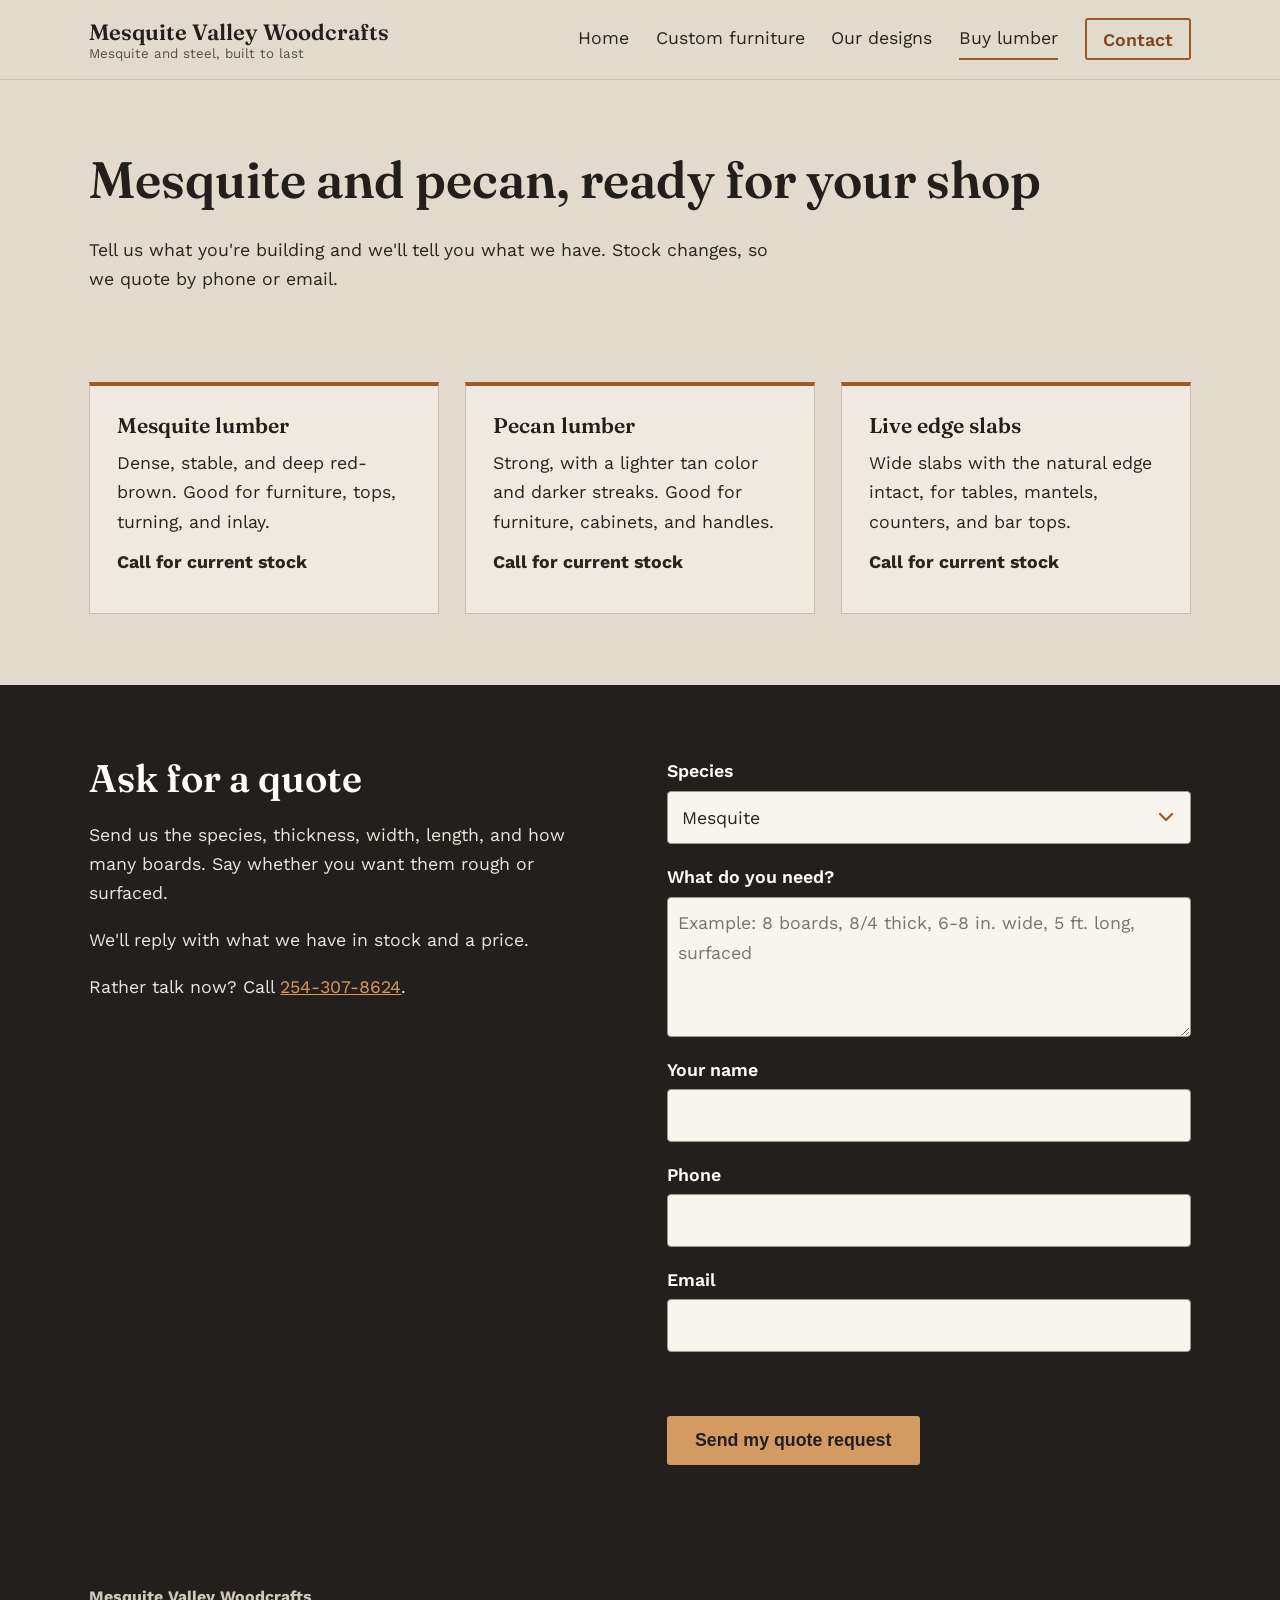
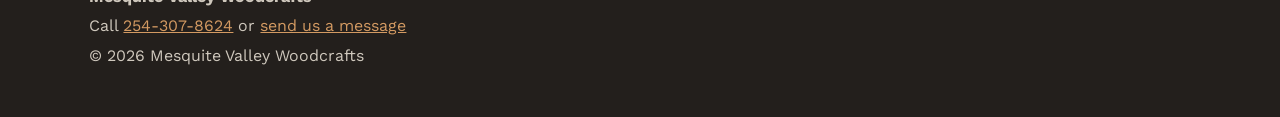
<file: lumber.html>
<!doctype html><html lang="en"><head><meta charset="utf-8"><meta name="viewport" content="width=device-width,initial-scale=1"><link rel="preconnect" href="https://fonts.googleapis.com"><link rel="preconnect" href="https://fonts.gstatic.com" crossorigin><link href="https://fonts.googleapis.com/css2?family=Fraunces:wght@600&family=Work+Sans:wght@400;600&display=swap" rel="stylesheet"><link rel="stylesheet" href="styles.css"><title>Mesquite and pecan lumber | Mesquite Valley Woodcrafts</title><meta name="description" content="Mesquite and pecan lumber and live edge slabs for woodworkers."></head><body>
<header><div class="wrap"><a class="brand" href="index.html">Mesquite Valley Woodcrafts<small>Mesquite and steel, built to last</small></a><nav aria-label="Main"><a href="index.html">Home</a><a href="custom.html">Custom furniture</a><a href="designs.html">Our designs</a><a href="lumber.html" aria-current="page">Buy lumber</a><a class="nav-contact" href="contact.html">Contact</a></nav></div></header>
<section><div class="wrap"><h1>Mesquite and pecan, ready for your shop</h1><p>Tell us what you're building and we'll tell you what we have. Stock changes, so we quote by phone or email.</p></div></section>
<section style="padding-top:0"><div class="wrap cards">
<!-- TODO: replace descriptions with real sizes, drying and pricing details -->
<article class="card"><h3>Mesquite lumber</h3><p>Dense, stable, and deep red-brown. Good for furniture, tops, turning, and inlay.</p><p><b>Call for current stock</b></p></article>
<article class="card"><h3>Pecan lumber</h3><p>Strong, with a lighter tan color and darker streaks. Good for furniture, cabinets, and handles.</p><p><b>Call for current stock</b></p></article>
<article class="card"><h3>Live edge slabs</h3><p>Wide slabs with the natural edge intact, for tables, mantels, counters, and bar tops.</p><p><b>Call for current stock</b></p></article>
</div></section>
<section class="dark" id="quote">
  <div class="wrap request-wrap">
    <div>
      <h2>Ask for a quote</h2>
      <p>Send us the species, thickness, width, length, and how many boards. Say whether you want them rough or surfaced.</p>
      <p>We'll reply with what we have in stock and a price.</p>
      <p>Rather talk now? Call <a href="tel:2543078624">254-307-8624</a>.</p>
    </div>
    <form class="send-form" id="req" novalidate data-subject="Lumber quote" data-subject-field="Species">
      <label class="f">Species
        <select name="Species">
          <option>Mesquite</option>
          <option>Pecan</option>
          <option>Live edge slab</option>
          <option>Not sure yet</option>
        </select>
      </label>
      <label class="f">What do you need?
        <textarea name="What you need" rows="4" placeholder="Example: 8 boards, 8/4 thick, 6-8 in. wide, 5 ft. long, surfaced"></textarea>
      </label>
      <label class="f">Your name
        <input name="Name" autocomplete="name" required>
      </label>
      <label class="f">Phone
        <input name="Phone" type="tel" autocomplete="tel">
      </label>
      <label class="f">Email
        <input name="Email" type="email" autocomplete="email">
      </label>
      <p class="form-msg" role="status" aria-live="polite"></p>
      <button class="btn" type="submit">Send my quote request</button>
    </form>
  </div>
</section>
<footer><div class="wrap"><p><b>Mesquite Valley Woodcrafts</b></p><p>Call <a href="tel:2543078624">254-307-8624</a> or <a href="contact.html">send us a message</a></p><p>&copy; 2026 Mesquite Valley Woodcrafts</p></div></footer>
<script src="forms.js"></script>
</body></html>
</file>
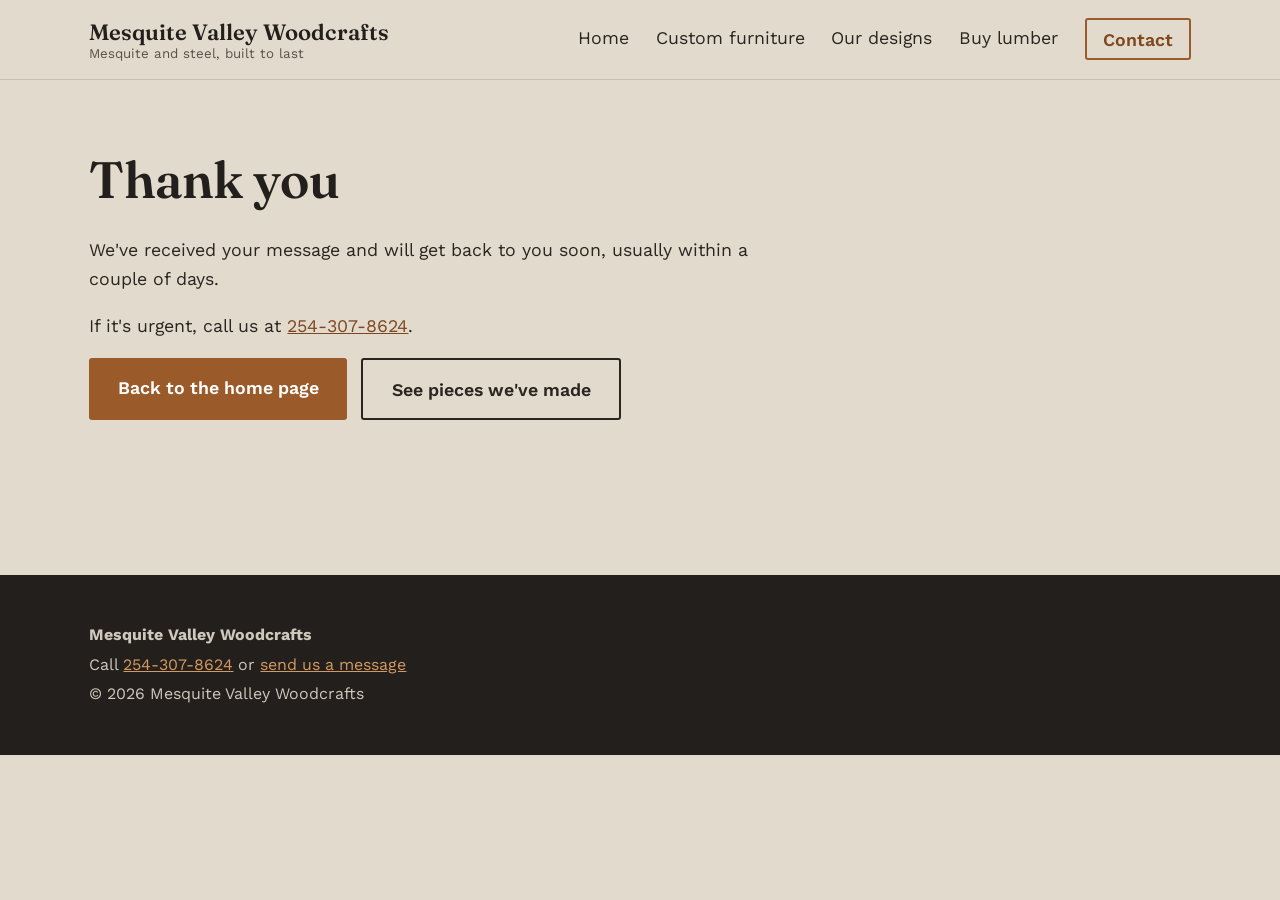
<file: thanks.html>
<!doctype html>
<html lang="en">
<head>
<meta charset="utf-8">
<meta name="viewport" content="width=device-width,initial-scale=1">
<link rel="preconnect" href="https://fonts.googleapis.com">
<link rel="preconnect" href="https://fonts.gstatic.com" crossorigin>
<link href="https://fonts.googleapis.com/css2?family=Fraunces:wght@600&family=Work+Sans:wght@400;600&display=swap" rel="stylesheet">
<link rel="stylesheet" href="styles.css">
<title>Thank you | Mesquite Valley Woodcrafts</title>
<meta name="robots" content="noindex">
</head>
<body>
<header><div class="wrap"><a class="brand" href="index.html">Mesquite Valley Woodcrafts<small>Mesquite and steel, built to last</small></a><nav aria-label="Main"><a href="index.html">Home</a><a href="custom.html">Custom furniture</a><a href="designs.html">Our designs</a><a href="lumber.html">Buy lumber</a><a class="nav-contact" href="contact.html">Contact</a></nav></div></header>

<main>
<section class="thanks">
  <div class="wrap">
    <h1>Thank you</h1>
    <p>We've received your message and will get back to you soon, usually within a couple of days.</p>
    <p>If it's urgent, call us at <a href="tel:2543078624">254-307-8624</a>.</p>
    <div class="btn-row">
      <a class="btn" href="index.html">Back to the home page</a>
      <a class="btn alt" href="designs.html">See pieces we've made</a>
    </div>
  </div>
</section>
</main>

<footer><div class="wrap"><p><b>Mesquite Valley Woodcrafts</b></p><p>Call <a href="tel:2543078624">254-307-8624</a> or <a href="contact.html">send us a message</a></p><p>&copy; 2026 Mesquite Valley Woodcrafts</p></div></footer>
</body>
</html>
</file>
<file: styles.css>
:root{--max:62rem;--gut:max(5vw,16px);--iron:#231f1c;--mesq:#4b2a1a;--copper:#9a5a2a;--glow:#d39a62;--stone:#e2dacd;--sand:#d3c7b4;--card:#efe9df;--field:#f8f5ef;--line:#c9bfae;--muted:#5a5148;--link:#7f4720;--ink:#2b2521}
/* page colors: a warm linen instead of white, so the pages are easier on the eyes */
*{box-sizing:border-box}
/* text grows gently with the screen: 17px on phones, about 18px on laptops, up to 24px on big monitors */
html{font-size:clamp(17px,.45vw + 12px,24px);-webkit-text-size-adjust:100%}
body{margin:0;font:1rem/1.65 "Work Sans",system-ui,sans-serif;color:var(--ink);background:var(--stone)}
h1,h2,h3{font-family:Fraunces,Georgia,serif;font-weight:600;line-height:1.15;margin:0 0 .5em;color:var(--iron)}
h1{font-size:clamp(2.1rem,4vw,4rem)}h2{font-size:clamp(1.6rem,3vw,2.2rem)}h3{font-size:1.2rem}
p{margin:0 0 1em;max-width:62ch}
a{color:var(--link)}
:focus-visible{outline:3px solid var(--copper);outline-offset:3px}
.wrap{width:min(100% - 2*var(--gut),var(--max));margin:0 auto}
img,video,svg{max-width:100%}
header{border-bottom:1px solid var(--line)}
header .wrap{display:flex;flex-wrap:wrap;gap:.5rem 2rem;align-items:center;justify-content:space-between;padding-top:1rem;padding-bottom:1rem}
.brand{font:600 1.25rem Fraunces,Georgia,serif;color:var(--iron);text-decoration:none}
.brand small{display:block;font:400 .75rem "Work Sans",sans-serif;color:var(--muted)}
nav{display:flex;flex-wrap:wrap;gap:.2rem 1.5rem}
nav a{white-space:nowrap;color:var(--ink);text-decoration:none;padding:.3rem 0;border-bottom:2px solid transparent}
nav a:hover,nav a[aria-current]{border-color:var(--copper)}
.btn{display:inline-block;padding:.8em 1.6em;background:var(--copper);color:#fff;font-weight:600;text-decoration:none;border:0;border-radius:3px;cursor:pointer;font-size:1rem}
.btn:hover{background:#7f4720}
.btn.alt{background:transparent;color:inherit;border:2px solid currentColor}
section{padding:4rem 0}
.split{display:grid;grid-template-columns:1fr 1fr;min-height:clamp(28rem,70vh,52rem)}
.split>div{padding:4rem;display:flex;flex-direction:column;justify-content:center;align-items:flex-start}
/* line the panel text up with the centered column used by the header and other sections */
.split>div:first-child{padding-left:max(var(--gut),calc(100% - var(--max)/2))}
.split>div:last-child{padding-right:max(var(--gut),calc(100% - var(--max)/2))}
.home{background:var(--sand)}
.shop{background:var(--iron);color:#e9e4dc}
.shop h2,.shop h1{color:#fff}.shop .btn{background:var(--glow);color:var(--iron)}.shop .btn:hover{background:#e6b17e}
.cards{display:grid;grid-template-columns:repeat(auto-fit,minmax(250px,1fr));gap:1.5rem}
.card{background:var(--card);border:1px solid var(--line);border-top:4px solid var(--copper);padding:1.5rem}
.card p{margin:0 0 .6em}
.dark{background:var(--iron);color:#e9e4dc}.dark h2{color:#fff}
footer{background:var(--iron);color:#cfc8bd;padding:2.5rem 0;font-size:.9rem}
footer a{color:var(--glow)}footer p{margin:.2em 0}
/* builder */
.builder{display:grid;grid-template-columns:1fr 1fr;gap:3rem;align-items:start}
.preview{position:sticky;top:1rem;background:var(--card);border:1px solid var(--line);padding:1.5rem}
.preview svg{width:100%;height:auto;display:block;background:linear-gradient(#e6dfd3,#d4cab9)}
.preview dl{display:grid;grid-template-columns:auto 1fr;gap:.2rem 1rem;margin:1rem 0}
.preview dt{color:var(--muted)}.preview dd{margin:0;font-weight:600}
fieldset{border:0;padding:0;margin:0 0 2rem}
legend{font:600 1.3rem Fraunces,Georgia,serif;margin-bottom:.8rem;color:var(--iron)}
.opts{display:grid;gap:.7rem}
.opt{position:relative;display:block;background:var(--card);border:2px solid var(--line);padding:.9rem 1.1rem;cursor:pointer}
.opt input{position:absolute;opacity:0}
.opt b{display:block}.opt span{color:var(--muted);font-size:.92rem}
.opt:has(input:checked){border-color:var(--copper);background:#fbf3ea;box-shadow:inset 5px 0 0 var(--copper)}
.opt:has(input:focus-visible){outline:3px solid var(--copper);outline-offset:2px}
label.f{display:block;font-weight:600;margin-bottom:1rem}
.f input,.f select,.f textarea{display:block;width:100%;padding:.6em;font:inherit;font-weight:400;border:1px solid #9d958a;border-radius:4px;margin-top:.3rem;background:var(--field);color:var(--ink)}
/* dropdowns: same look everywhere, big enough to tap on a phone */
select,.f select{appearance:none;-webkit-appearance:none;min-height:3rem;padding:.6em 2.6em .6em .8em;cursor:pointer;
  background:var(--field) url("data:image/svg+xml,%3Csvg xmlns='http://www.w3.org/2000/svg' width='14' height='9' viewBox='0 0 14 9'%3E%3Cpath d='M1 1l6 6 6-6' fill='none' stroke='%239a5a2a' stroke-width='2.2' stroke-linecap='round' stroke-linejoin='round'/%3E%3C/svg%3E") no-repeat right .9em center/.8em auto}
.choices{display:grid;gap:1.6rem}
.pick-label{display:block;font:600 1.3rem Fraunces,Georgia,serif;color:var(--iron);margin-bottom:.4rem}
.pick-select{display:block;width:100%;font:inherit;font-size:1.05rem;font-weight:600;color:var(--iron);border:2px solid var(--line);border-left:5px solid var(--copper);border-radius:4px;min-height:3.4rem}
.pick-select:hover{border-color:#b3a792;border-left-color:var(--copper)}
.pick-desc{margin:.45rem 0 0;color:var(--muted);font-size:.95rem}
.phone-only{display:none}
.your-design{border-left:3px solid var(--glow);padding-left:.9rem}
.your-design b{color:#fff;font-weight:600}
/* home video backdrop */
.home.has-video{position:relative;overflow:hidden;background:var(--iron);color:#fff}
.bg-video{position:absolute;inset:0;width:100%;height:100%;object-fit:cover;z-index:0}
.home.has-video::before{content:"";position:absolute;inset:0;z-index:1;background:linear-gradient(180deg,rgba(25,18,14,.35),rgba(25,18,14,.72))}
.home.has-video>*:not(.bg-video){position:relative;z-index:2}
.home.has-video h1{color:#fff}
.home.has-video .btn.alt{color:#fff;border-color:#fff}
.home.has-video .btn.alt:hover{background:rgba(255,255,255,.15)}
.video-toggle{position:absolute!important;right:1rem;bottom:1rem;background:rgba(0,0,0,.5);color:#fff;border:1px solid rgba(255,255,255,.6);border-radius:3px;padding:.35em .9em;font:inherit;font-size:.85rem;cursor:pointer}
/* designs page */
.design{display:grid;grid-template-columns:1.2fr 1fr;gap:3rem;align-items:center;padding:3rem 0;border-top:1px solid var(--line)}
.design:first-child{border-top:0;padding-top:0}
.design:nth-child(even) .photos{order:2}
.photos{display:grid;gap:.6rem}
.thumbs{display:grid;grid-template-columns:repeat(auto-fill,minmax(90px,1fr));gap:.6rem}
.photo{display:block;padding:0;border:0;background:var(--sand);cursor:zoom-in;aspect-ratio:4/3;overflow:hidden;width:100%}
.photo img{width:100%;height:100%;object-fit:cover;display:block}
.photo.missing{cursor:default;background:repeating-linear-gradient(100deg,#c9a37f 0 14px,#b88d66 14px 22px,#c39a74 22px 40px)}
.photo.missing img{visibility:hidden}
.ask{color:var(--muted);font-size:.95rem}
.request-wrap{display:grid;grid-template-columns:1fr 1fr;gap:3rem;align-items:start}
.request-wrap a{color:var(--glow)}
.dark .f{color:#fff}
.dark .btn{background:var(--glow);color:var(--iron)}.dark .btn:hover{background:#e6b17e}
.form-msg{min-height:1.6em;font-weight:600;color:#fff}
dialog{border:0;padding:0;background:transparent;max-width:min(var(--max),94vw)}
dialog::backdrop{background:rgba(20,16,14,.85)}
dialog img{display:block;max-width:100%;max-height:82vh;margin:0 auto 1rem}
dialog .btn{display:block;margin:0 auto}
.see-designs{background:var(--sand)}
.see-designs .wrap{display:flex;flex-wrap:wrap;gap:1rem 2rem;align-items:center;justify-content:space-between}
.see-designs p{margin:0}
.btn-row{display:flex;flex-wrap:wrap;gap:.8rem}
@media(max-width:800px){.split{grid-template-columns:1fr;min-height:0}.split>div,.split>div:first-child,.split>div:last-child{padding:3.5rem var(--gut)}.builder,.design,.request-wrap{grid-template-columns:1fr;gap:1.5rem}.design:nth-child(even) .photos{order:0}.preview{position:static;order:-1}nav{gap:.2rem 1.1rem}.phone-only{display:inline-block;margin-top:1.8rem}.wide-only,.preview dl{display:none}.preview{padding:1rem}}
@media(prefers-reduced-motion:no-preference){.opt{transition:border-color .15s,background .15s}}
/* optional reference pictures */
.upload{margin:0 0 1.2rem;padding:1.1rem 1.2rem 1.2rem;border:2px dashed rgba(233,228,220,.45);border-radius:6px}
.upload.dragging{border-color:var(--glow);background:rgba(211,154,98,.12)}
.upload-title{margin:0 0 .3rem;font-weight:600;color:#fff}
.optional{display:inline-block;margin-left:.5rem;padding:.05em .55em;border:1px solid rgba(233,228,220,.6);border-radius:999px;font-size:.78rem;font-weight:600;color:#e9e4dc;vertical-align:.1em}
.upload-note{margin:0 0 .9rem;font-size:.92rem;color:#d8d1c6}
.dark .upload-pick.btn{background:transparent;color:#fff;border:2px solid rgba(255,255,255,.85);padding:.6em 1.2em}
.dark .upload-pick.btn:hover{background:rgba(255,255,255,.12)}
.upload-input{position:absolute;width:1px;height:1px;opacity:0;overflow:hidden}
.upload:has(.upload-input:focus-visible) .upload-pick{outline:3px solid var(--glow);outline-offset:3px}
.upload-list{list-style:none;margin:0;padding:0;display:grid;gap:.6rem}
.upload.has-files .upload-list{margin-top:1rem}
.upload-list li{display:grid;grid-template-columns:4.2rem minmax(0,1fr) auto;gap:.8rem;align-items:center;background:rgba(255,255,255,.07);padding:.45rem;border-radius:4px}
.upload-list img{width:4.2rem;height:3.2rem;object-fit:cover;border-radius:3px;display:block}
.upload-list span{font-size:.9rem;color:#e9e4dc;overflow:hidden;text-overflow:ellipsis;white-space:nowrap}
.upload-list button{font:inherit;font-size:.85rem;background:none;border:1px solid rgba(255,255,255,.5);color:#fff;border-radius:3px;padding:.3em .8em;cursor:pointer}
.upload-list button:hover{background:rgba(255,255,255,.12)}
.upload-msg{margin:.6rem 0 0;font-size:.9rem;color:var(--glow)}
.upload-msg:empty{display:none}
.upload{position:relative}

/* header contact button */
nav a.nav-contact{border:2px solid var(--copper);border-radius:3px;padding:.25rem .9rem;color:var(--link);font-weight:600}
nav a.nav-contact:hover,nav a.nav-contact[aria-current]{background:var(--copper);color:#fff;border-color:var(--copper)}
/* spam trap field: hidden from people */
.trap{position:absolute!important;left:-9999px;width:1px;height:1px;opacity:0}
/* contact and thank-you pages */
.contact-page{min-height:70vh}
.contact-page h1{color:#fff}
.contact-links{padding-left:1.2em;margin:0}
.contact-links li{margin:.3em 0}
.thanks{min-height:55vh}
/* "Your table" card on the custom page */
.your-table{display:grid;grid-template-columns:9rem 1fr;gap:.2rem 1.2rem;align-items:center;margin:0 0 1.6rem;padding:1rem 1.2rem;border:2px solid rgba(211,154,98,.55);border-radius:8px;background:rgba(255,255,255,.05);outline:none}
.your-table-title{grid-column:1/-1;margin:0 0 .4rem;font:600 1.15rem Fraunces,Georgia,serif;color:var(--glow)}
.your-table svg{grid-row:2/4;width:100%;height:auto;background:linear-gradient(#e6dfd3,#d4cab9);border-radius:4px}
.your-table-line{margin:0;font-weight:600;color:#fff}
.your-table-change{align-self:start}
.your-table.highlight{animation:your-table-glow 2.4s ease-out}
.your-table.highlight .your-table-title{animation:your-table-pop .6s ease-out 2}
@keyframes your-table-glow{
  0%{border-color:var(--glow);background:rgba(211,154,98,.35);box-shadow:0 0 0 0 rgba(211,154,98,.75)}
  25%{box-shadow:0 0 0 14px rgba(211,154,98,0)}
  26%{box-shadow:0 0 0 0 rgba(211,154,98,.6)}
  55%{border-color:var(--glow);box-shadow:0 0 0 14px rgba(211,154,98,0);background:rgba(211,154,98,.22)}
  100%{border-color:rgba(211,154,98,.55);background:rgba(255,255,255,.05);box-shadow:none}}
@keyframes your-table-pop{50%{transform:scale(1.08)}}
.your-table-title{transform-origin:left center}
@media(prefers-reduced-motion:reduce){
  .your-table.highlight{animation:your-table-still 2.4s steps(1,end)}
  .your-table.highlight .your-table-title{animation:none}
  @keyframes your-table-still{0%{border-color:var(--glow);background:rgba(211,154,98,.25)}100%{}}}
@media(max-width:480px){.your-table{grid-template-columns:6.5rem 1fr}}
</file>
